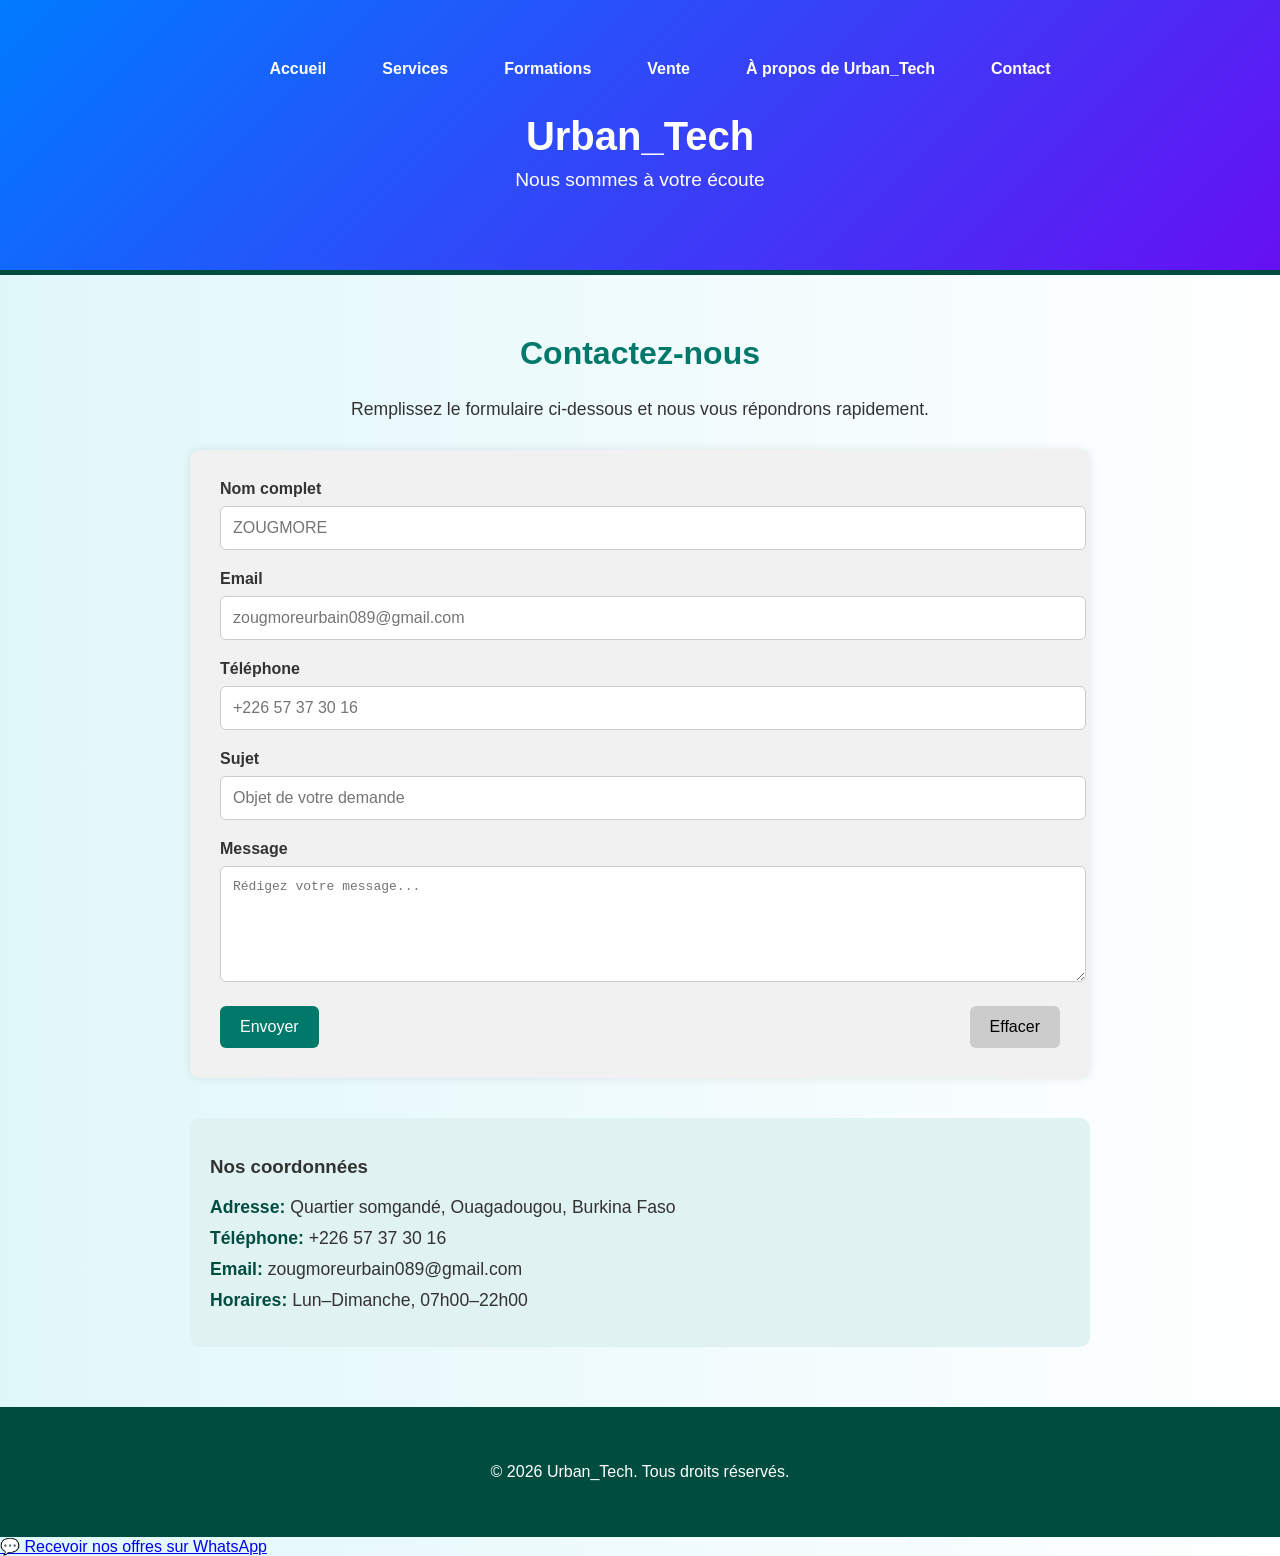
<file: contact.html>
<!DOCTYPE html>
<html lang="fr">
<head>
  <meta charset="UTF-8">
  <title>Contactez-nous — Urban_Tech</title>
  <meta name="viewport" content="width=device-width, initial-scale=1">
  <link rel="stylesheet" href="contact.css">
</head>
<body>
  <header class="site-header">
    <nav>
      <ul>
        <li><a href="index.html">Accueil</a></li>
        <li><a href="service.html">Services</a></li>
        <li><a href="formation.html">Formations</a></li>
        <li><a href="vente.html">Vente</a></li>
        <li><a href="pdg.html">À propos de Urban_Tech</a></li>
        <li><a href="contact.html">Contact</a></li>
      </ul>
    </nav>
    <div class="container">
      <h1 class="site-title">Urban_Tech</h1>
      <p class="site-subtitle">Nous sommes à votre écoute</p>
    </div>
  </header>

  <main>
    <section class="contact-section container">
      <h2>Contactez-nous</h2>
      <p class="intro">
        Remplissez le formulaire ci-dessous et nous vous répondrons rapidement.
      </p>

    
      <form
        class="contact-form"
        action="mailto:contact@monentreprise.com"
        method="post"
        enctype="text/plain"
      >
        <div class="form-row">
          <label for="name">Nom complet</label>
          <input type="text" id="name" name="Nom" placeholder="ZOUGMORE" required>
        </div>

        <div class="form-row">
          <label for="email">Email</label>
          <input type="email" id="email" name="Email" placeholder="zougmoreurbain089@gmail.com" required>
        </div>

        <div class="form-row">
          <label for="phone">Téléphone</label>
          <input type="tel" id="phone" name="Téléphone" placeholder="+226 57 37 30 16">
        </div>

        <div class="form-row">
          <label for="subject">Sujet</label>
          <input type="text" id="subject" name="Sujet" placeholder="Objet de votre demande" required>
        </div>

        <div class="form-row">
          <label for="message">Message</label>
          <textarea id="message" name="Message" rows="6" placeholder="Rédigez votre message..." required></textarea>
        </div>

        <div class="form-actions">
          <button type="submit">Envoyer</button>
          <button type="reset" class="secondary">Effacer</button>
        </div>
      </form>

      <div class="contact-infos">
        <h3>Nos coordonnées</h3>
        <ul>
          <li><strong>Adresse:</strong> Quartier somgandé, Ouagadougou, Burkina Faso</li>
          <li><strong>Téléphone:</strong> +226 57 37 30 16</li>
          <li><strong>Email:</strong> zougmoreurbain089@gmail.com</li>
          <li><strong>Horaires:</strong> Lun–Dimanche, 07h00–22h00</li>
        </ul>
      </div>
    </section>
  </main>

  <footer class="site-footer">
    <div class="container">
      <p>© <span id="year"></span> Urban_Tech. Tous droits réservés.</p>
    </div>
  </footer>

  <script>
    // Année automatique
    document.getElementById('year').textContent = new Date().getFullYear();
  </script>
  <a href="https://wa.me/22672301418?text=Bonjour%20!%20Découvrez%20nos%20nouvelles%20offres%20Urban_Tech%20ici%20:%20https://tonsite.com" target="_blank">
  💬 Recevoir nos offres sur WhatsApp
</a>

</body>
</html>
</file>
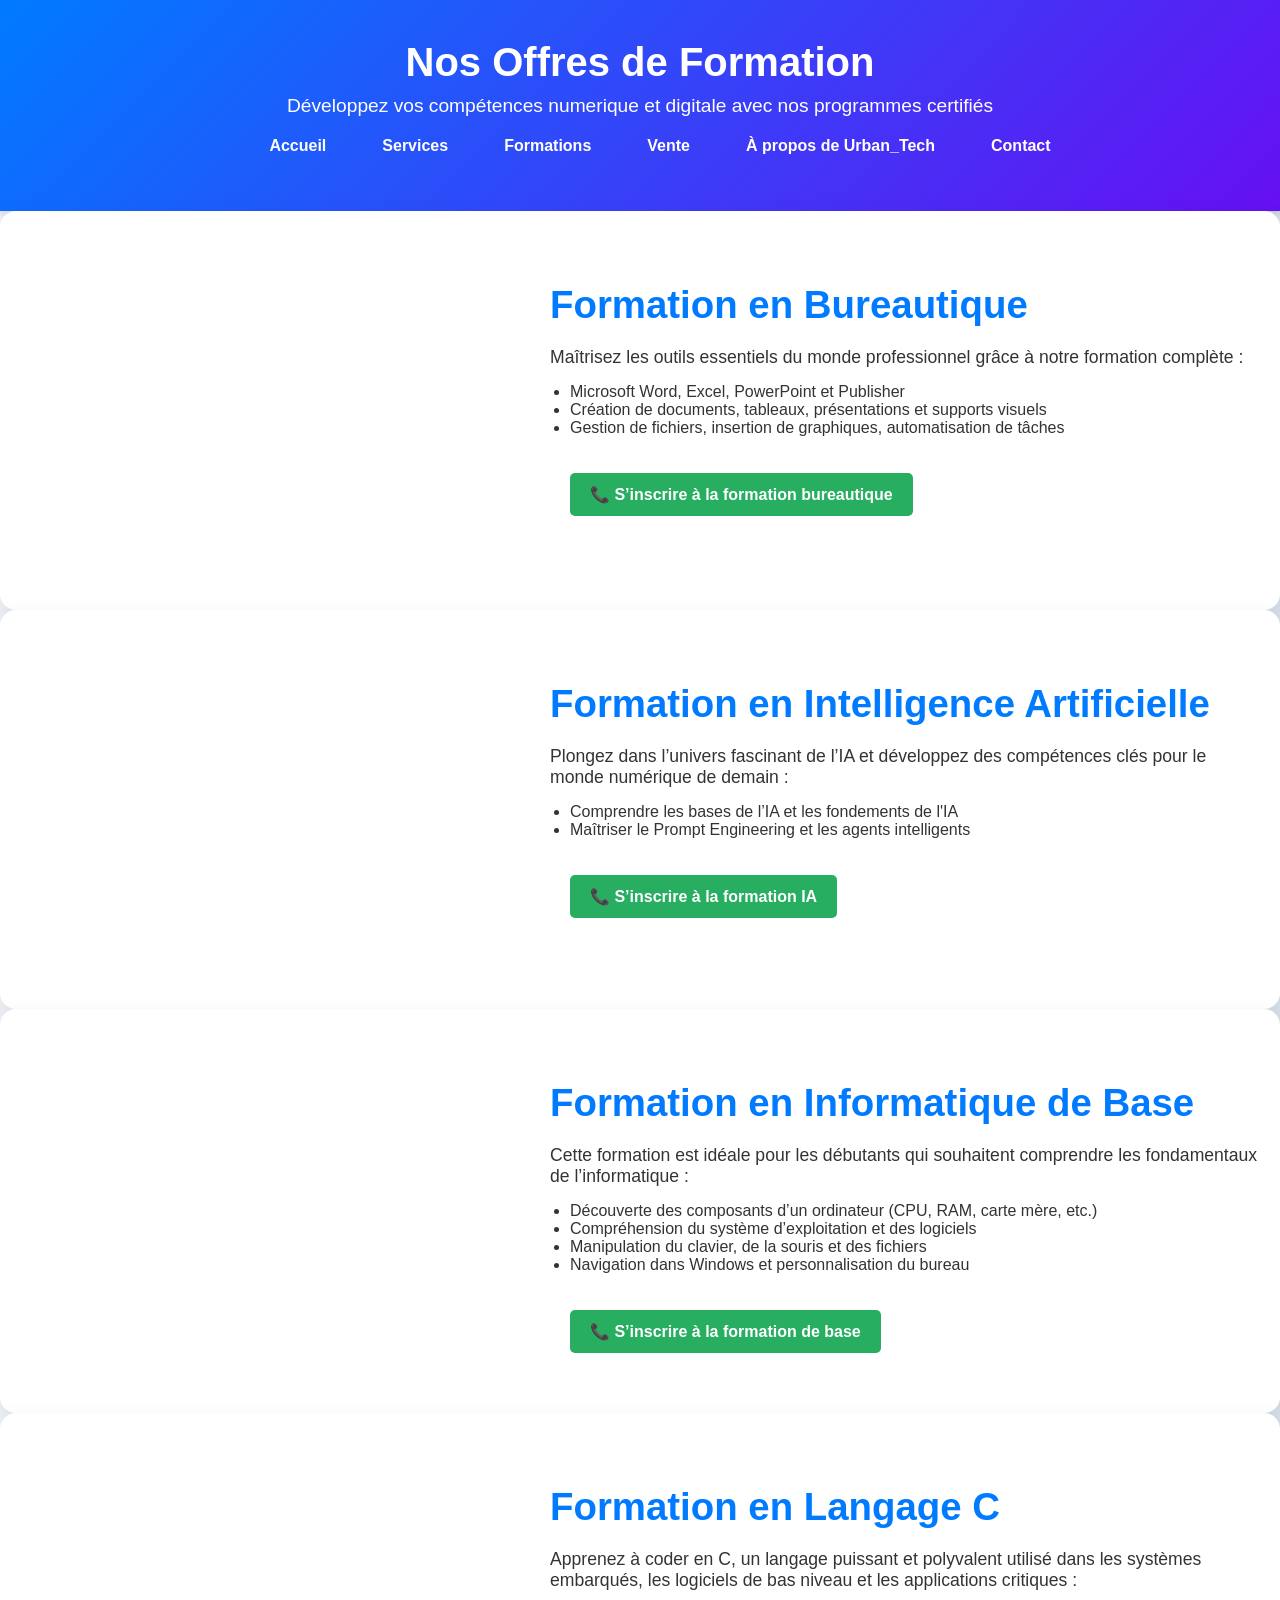
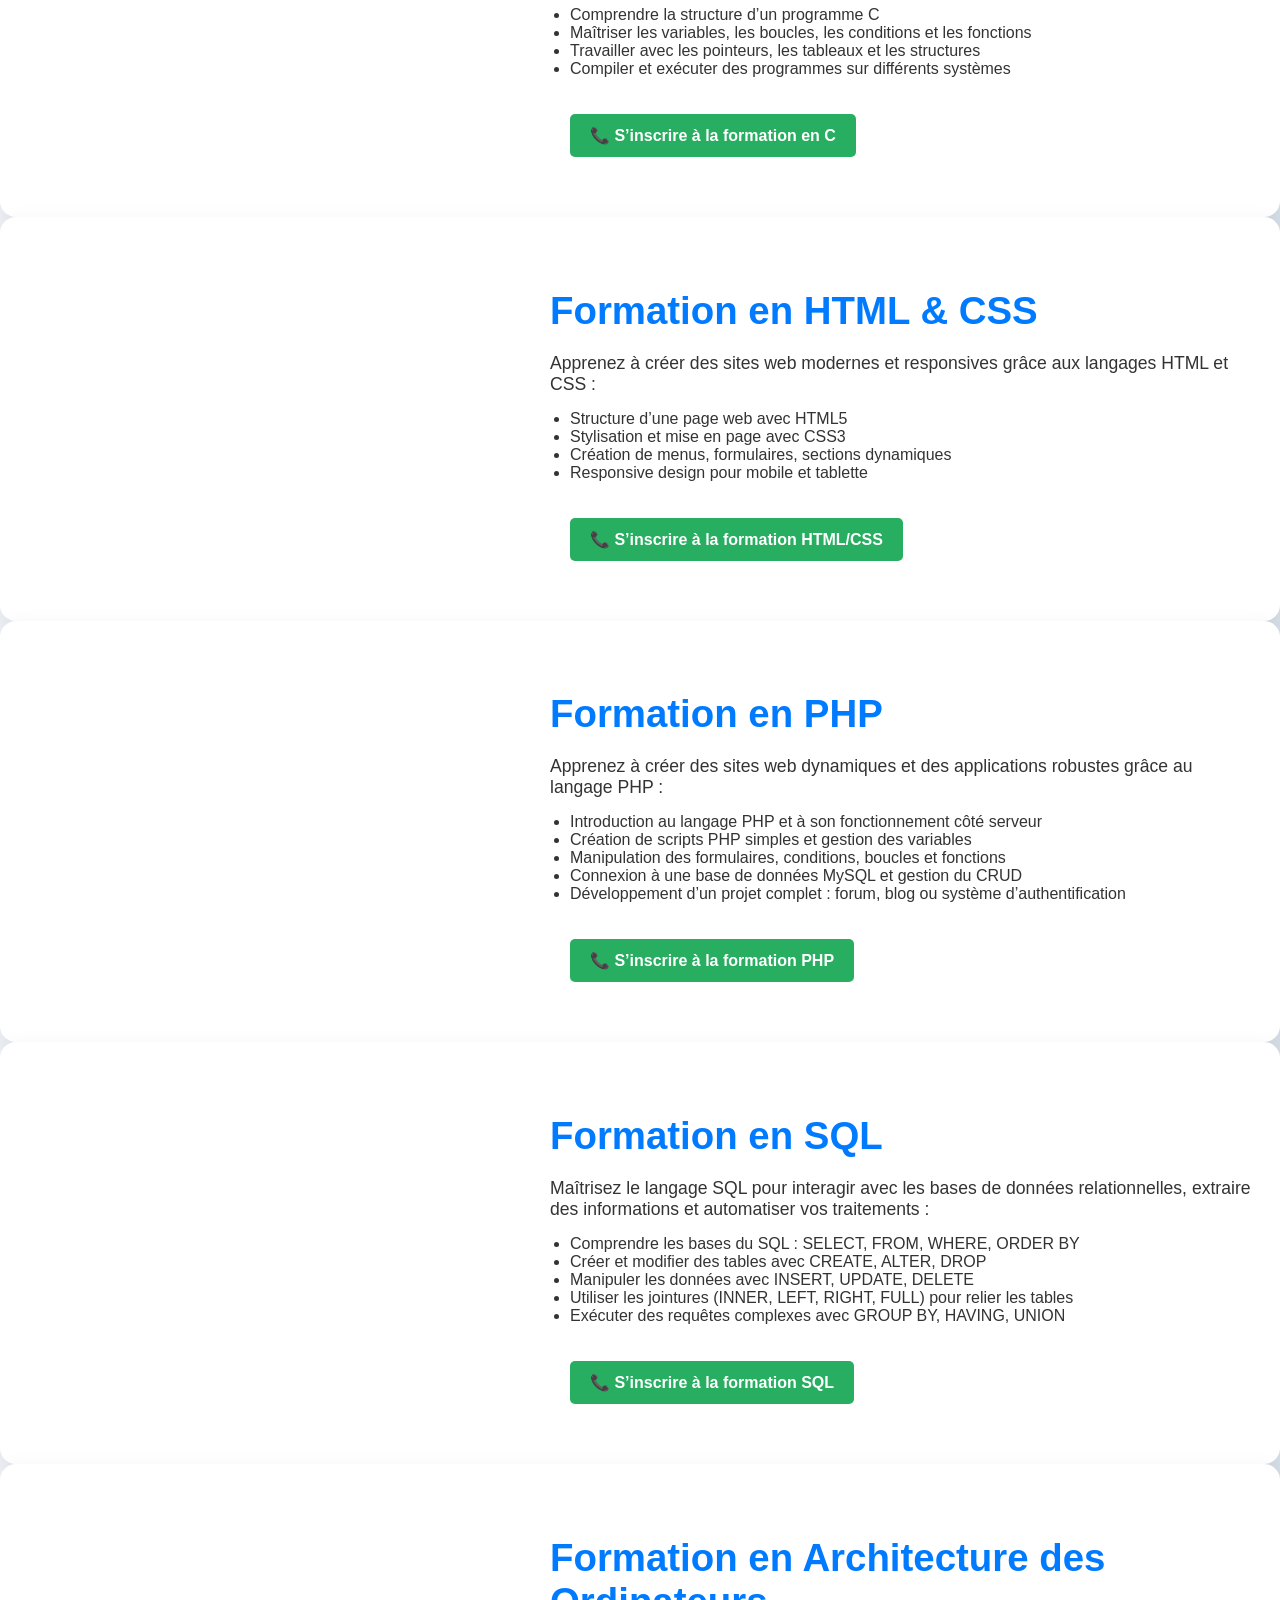
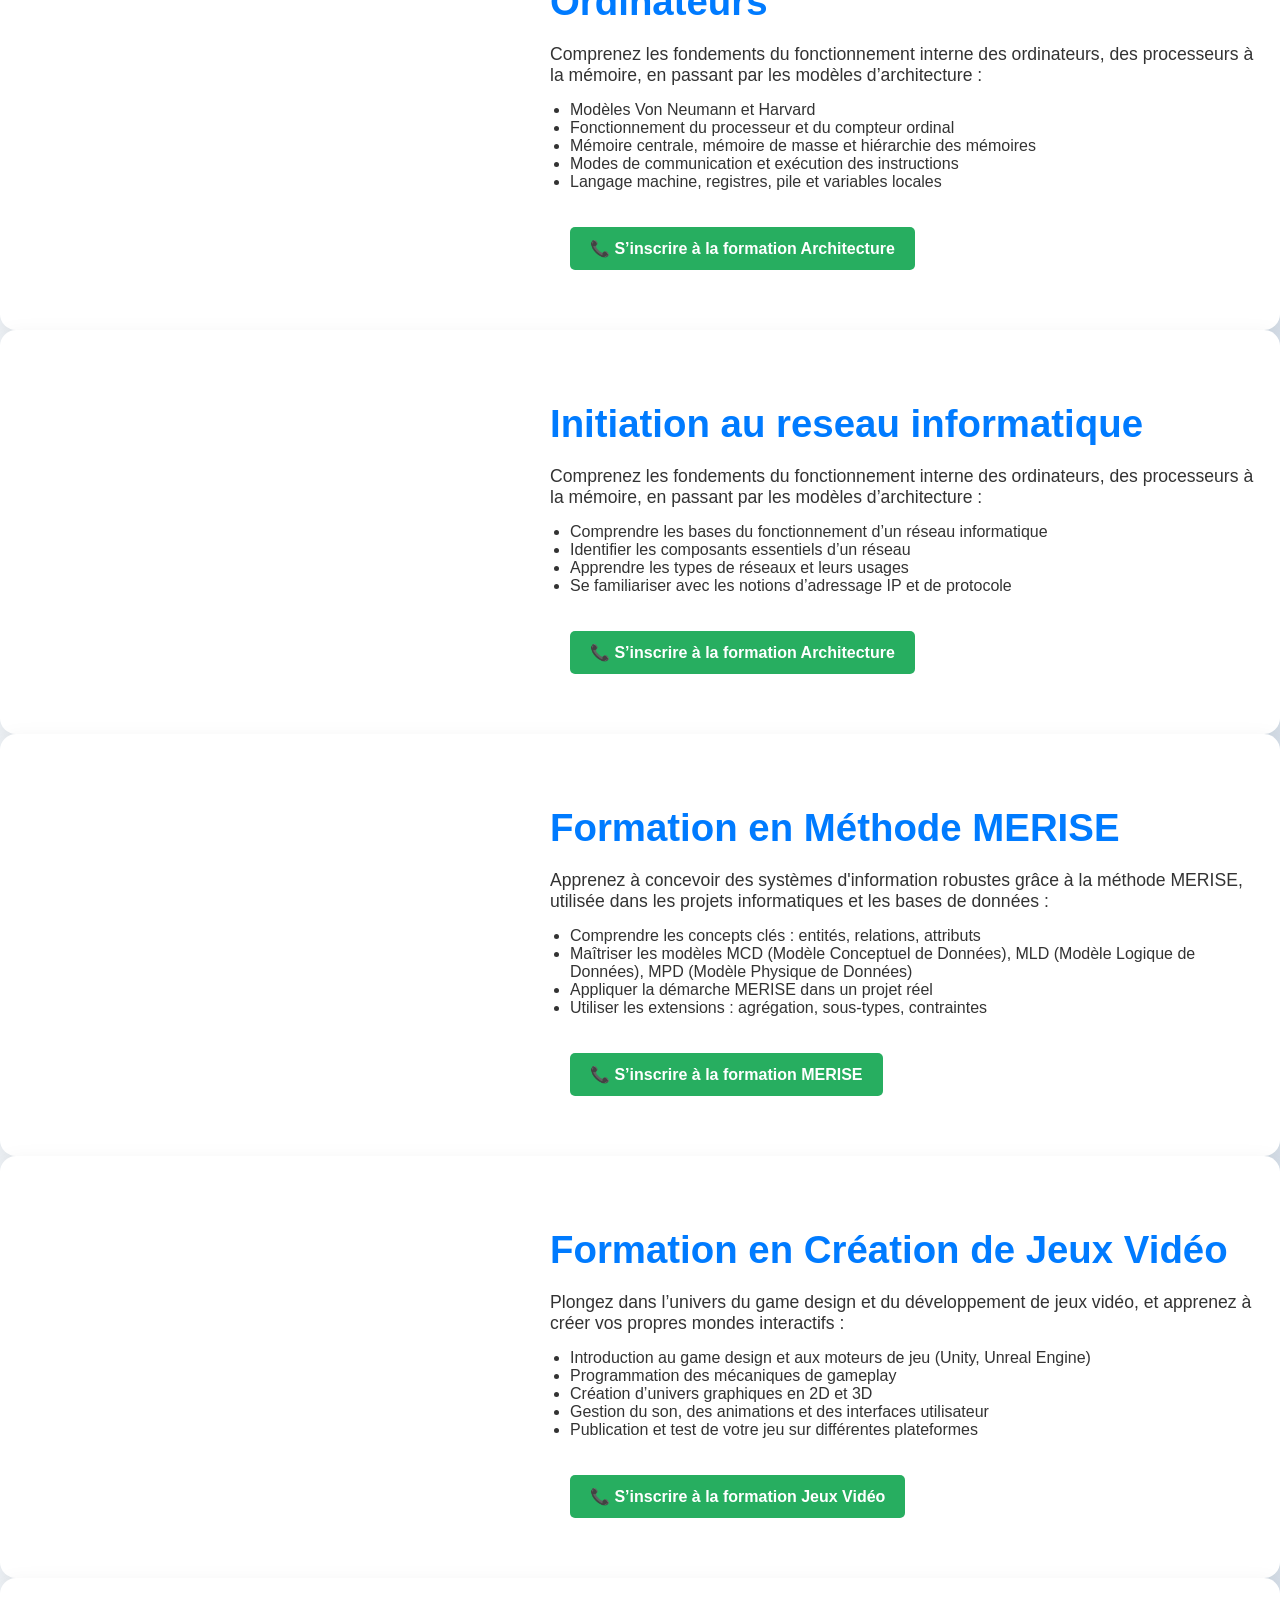
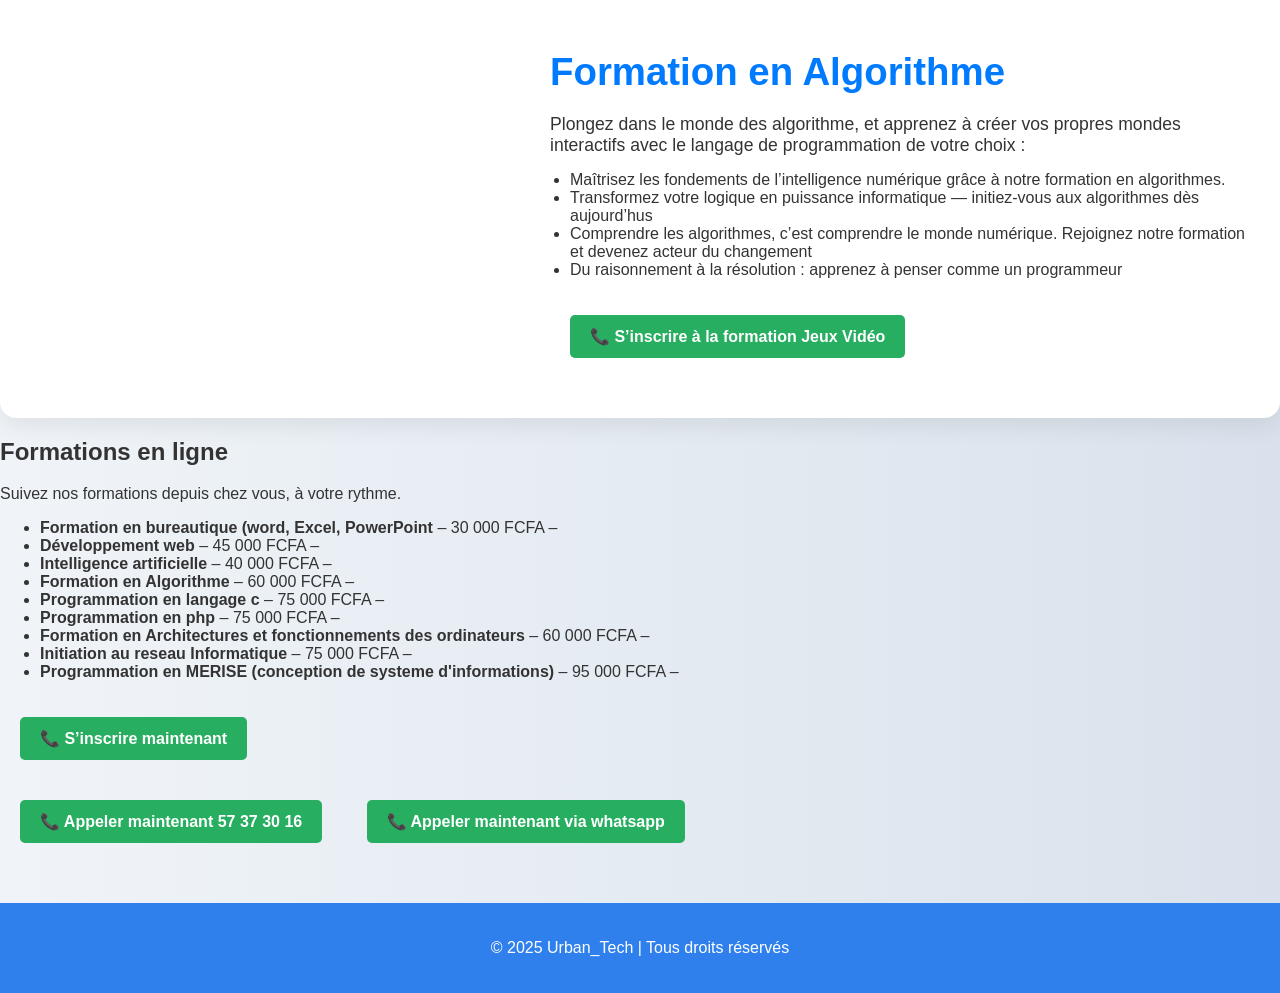
<file: formation.html>
<!DOCTYPE html>
<html lang="fr">
<head>
  <meta charset="UTF-8">
  <title>Offre de Formation</title>
  <link rel="stylesheet" href="formation.css">
</head>
<body>

  <header>
    <h1>Nos Offres de Formation</h1>
    <p>Développez vos compétences numerique et digitale avec nos programmes certifiés</p>
    <nav>
      <ul>
        <li><a href="index.html">Accueil</a></li>
        <li><a href="service.html">Services</a></li>
        <li><a href="formation.html">Formations</a></li>
        <li><a href="vente.html">Vente</a></li>
        <li><a href="pdg.html">À propos de Urban_Tech</a></li>
        <li><a href="contact.html">Contact</a></li>
      </ul>
    </nav>
  </header>

  <section id="formation-bureautique" class="formations-section">
  <div class="video-container">
    <iframe width="100%" height="315"  src="https://www.youtube.com/embed/zbZ4GYt8i_0"
      title="FORMATION WORD POUR DÉBUTANT LES BASES À ..." 
      frameborder="0" allowfullscreen></iframe>
  </div>

  <div class="text-container">
    <h2>Formation en Bureautique</h2>
    <p>Maîtrisez les outils essentiels du monde professionnel grâce à notre formation complète :</p>
    <ul>
      <li>Microsoft Word, Excel, PowerPoint et Publisher</li>
      <li>Création de documents, tableaux, présentations et supports visuels</li>
      <li>Gestion de fichiers, insertion de graphiques, automatisation de tâches</li>
    </ul>
    <a href="tel:+22657373016" class="btn-appel">📞 S’inscrire à la formation bureautique</a>
  </div>
</section>

   <section id="formation-I.A" class="formations-section">
  <div class="video-container">
    <iframe width="100% " height="315" src="https://www.youtube.com/embed/l2RTmq_hRSY"
      title="Formation Intelligence Artificielle: Comment Devenir un Expert ..." 
      frameborder="0" allowfullscreen></iframe>
  </div>

  <div class="text-container">
    <h2>Formation en Intelligence Artificielle</h2>
    <p>Plongez dans l’univers fascinant de l’IA et développez des compétences clés pour le monde numérique de demain :</p>
    <ul>
      <li>Comprendre les bases de l’IA et les fondements de l'IA</li>
      <li>Maîtriser le Prompt Engineering et les agents intelligents</li>
    </ul>
    <a href="tel:+22657373016" class="btn-appel">📞 S’inscrire à la formation IA</a>
  </div>
</section>

<section id="formation-base" class="formations-section">
  <div class="video-container">
    <iframe width="100%" height="315" src=  "https://www.youtube.com/embed/8igh9HZPUx4"
      title="The BASICS of Computing [computer course for beginners]" 
      frameborder="0" allowfullscreen></iframe>
  </div>

  <div class="text-container">
    <h2>Formation en Informatique de Base</h2>
    <p>Cette formation est idéale pour les débutants qui souhaitent comprendre les fondamentaux de l’informatique :</p>
    <ul>
      <li>Découverte des composants d’un ordinateur (CPU, RAM, carte mère, etc.)</li>
      <li>Compréhension du système d’exploitation et des logiciels</li>
      <li>Manipulation du clavier, de la souris et des fichiers</li>
      <li>Navigation dans Windows et personnalisation du bureau</li>
    </ul>
    <a href="tel:+22657373016" class="btn-appel">📞 S’inscrire à la formation de base</a>
  </div>
</section>
    
<section id="formation-c" class="formations-section">
  <div class="video-container">
    <iframe width="100%" height="315" src="https://www.youtube.com/embed/q6FcVUFM42o" 
      title="Apprendre le Langage C - Cours Complet Débutant (2025)" 
      frameborder="0" allowfullscreen></iframe>
  </div>

  <div class="text-container">
    <h2>Formation en Langage C</h2>
    <p>Apprenez à coder en C, un langage puissant et polyvalent utilisé dans les systèmes embarqués, les logiciels de bas niveau et les applications critiques :</p>
    <ul>
      <li>Comprendre la structure d’un programme C</li>
      <li>Maîtriser les variables, les boucles, les conditions et les fonctions</li>
      <li>Travailler avec les pointeurs, les tableaux et les structures</li>
      <li>Compiler et exécuter des programmes sur différents systèmes</li>
    </ul>
    <a href="tel:+22657373016" class="btn-appel">📞 S’inscrire à la formation en C</a>
  </div>
</section>
   
<section id="formation-html-css" class="formations-section">
  <div class="video-container">
    <iframe width="100%" height="315" src="https://www.youtube.com/embed/CQZxeoQeo5c" 
      title="[Cours HTML] Apprendre HTML de zéro (tuto débutant)" 
      frameborder="0" allowfullscreen></iframe>
  </div>

  <div class="text-container">
    <h2>Formation en HTML & CSS</h2>
    <p>Apprenez à créer des sites web modernes et responsives grâce aux langages HTML et CSS :</p>
    <ul>
      <li>Structure d’une page web avec HTML5</li>
      <li>Stylisation et mise en page avec CSS3</li>
      <li>Création de menus, formulaires, sections dynamiques</li>
      <li>Responsive design pour mobile et tablette</li>
    </ul>
    <a href="tel:+22657373016" class="btn-appel">📞 S’inscrire à la formation HTML/CSS</a>
  </div>
</section>
    
  <section id="formation-php" class="formations-section">
  <div class="video-container">
    <iframe width="100%" height="315"  src="https://www.youtube.com/embed/Mz57ncVpHaM"
      title="Formation PHP pour débutant - 01 - Introduction" 
      frameborder="0" allowfullscreen></iframe>
  </div>

  <div class="text-container">
    <h2>Formation en PHP</h2>
    <p>Apprenez à créer des sites web dynamiques et des applications robustes grâce au langage PHP :</p>
    <ul>
      <li>Introduction au langage PHP et à son fonctionnement côté serveur</li>
      <li>Création de scripts PHP simples et gestion des variables</li>
      <li>Manipulation des formulaires, conditions, boucles et fonctions</li>
      <li>Connexion à une base de données MySQL et gestion du CRUD</li>
      <li>Développement d’un projet complet : forum, blog ou système d’authentification</li>
    </ul>
    <a href="tel:+22657373016" class="btn-appel">📞 S’inscrire à la formation PHP</a>
  </div>
</section>
  
<section id="formation-sql" class="formations-section">
  <div class="video-container">
    <iframe width="100%" height="315"  src="https://www.youtube.com/embed/WolMLUXs_mY" 
      title="Apprendre SQL pour Débutant - Tutoriel SQL COMPLET" 
      frameborder="0" allowfullscreen></iframe>
  </div>

  <div class="text-container">
    <h2>Formation en SQL</h2>
    <p>Maîtrisez le langage SQL pour interagir avec les bases de données relationnelles, extraire des informations et automatiser vos traitements :</p>
    <ul>
      <li>Comprendre les bases du SQL : SELECT, FROM, WHERE, ORDER BY</li>
      <li>Créer et modifier des tables avec CREATE, ALTER, DROP</li>
      <li>Manipuler les données avec INSERT, UPDATE, DELETE</li>
      <li>Utiliser les jointures (INNER, LEFT, RIGHT, FULL) pour relier les tables</li>
      <li>Exécuter des requêtes complexes avec GROUP BY, HAVING, UNION</li>
    </ul>
    <a href="tel:+22657373016" class="btn-appel">📞 S’inscrire à la formation SQL</a>
  </div>
</section>
  
<section id="formation-architecture" class="formations-section">
  <div class="video-container">
    <iframe width="100%" height="315" src="https://www.youtube.com/embed/o-AZCrc84Tc" 
      title="03-Cours Architecture des ordinateurs-Partie 1" 
      frameborder="0" allowfullscreen></iframe>
  </div>

  <div class="text-container">
    <h2>Formation en Architecture des Ordinateurs</h2>
    <p>Comprenez les fondements du fonctionnement interne des ordinateurs, des processeurs à la mémoire, en passant par les modèles d’architecture :</p>
    <ul>
      <li>Modèles Von Neumann et Harvard</li>
      <li>Fonctionnement du processeur et du compteur ordinal</li>
      <li>Mémoire centrale, mémoire de masse et hiérarchie des mémoires</li>
      <li>Modes de communication et exécution des instructions</li>
      <li>Langage machine, registres, pile et variables locales</li>
    </ul>
    <a href="tel:+22657373016" class="btn-appel">📞 S’inscrire à la formation Architecture</a>
  </div>
</section>

<section id="formation-Reseau informatique" class="formations-section">
  <div class="video-container">
    <iframe width="100%" height="315" src=   "https://www.youtube.com/embed/5XTrp2PlBYw " 
      title="03-Cours Reseau informatique-Partie 1" 
      frameborder="0" allowfullscreen></iframe>
  </div>

  <div class="text-container">
    <h2>Initiation au reseau informatique</h2>
    <p>Comprenez les fondements du fonctionnement interne des ordinateurs, des processeurs à la mémoire, en passant par les modèles d’architecture :</p>
    <ul>
      <li>Comprendre les bases du fonctionnement d’un réseau informatique</li>
    <li>Identifier les composants essentiels d’un réseau</li>
    <li>Apprendre les types de réseaux et leurs usages</li>
    <li>Se familiariser avec les notions d’adressage IP et de protocole</li>
    </ul>
    <a href="tel:+22657373016" class="btn-appel">📞 S’inscrire à la formation Architecture</a>
  </div>
</section>
  
  <section id="formation-merise" class="formations-section">
  <div class="video-container">
    <iframe width="100%" height="315"  src="https://www.youtube.com/embed/2FMl28hPMwM" 

      title="Merise #01 : Introduction à la méthode Merise" 
      frameborder="0" allowfullscreen></iframe>
  </div>

  <div class="text-container">
    <h2>Formation en Méthode MERISE</h2>
    <p>Apprenez à concevoir des systèmes d'information robustes grâce à la méthode MERISE, utilisée dans les projets informatiques et les bases de données :</p>
    <ul>
      <li>Comprendre les concepts clés : entités, relations, attributs</li>
      <li>Maîtriser les modèles MCD (Modèle Conceptuel de Données), MLD (Modèle Logique de Données), MPD (Modèle Physique de Données)</li>
      <li>Appliquer la démarche MERISE dans un projet réel</li>
      <li>Utiliser les extensions : agrégation, sous-types, contraintes</li>
    </ul>
    <a href="tel:+22657373016" class="btn-appel">📞 S’inscrire à la formation MERISE</a>
  </div>
</section>

<section id="formation-jeux-video" class="formations-section">
  <div class="video-container">
    <iframe width="100%" height="315" src="https://www.youtube.com/embed/JnxqcitQipY" 
      title="Apprendre à créer un jeu vidéo avec cette formation GAME ..." 
      frameborder="0" allowfullscreen></iframe>
  </div>

  <div class="text-container">
    <h2>Formation en Création de Jeux Vidéo</h2>
    <p>Plongez dans l’univers du game design et du développement de jeux vidéo, et apprenez à créer vos propres mondes interactifs :</p>
    <ul>
      <li>Introduction au game design et aux moteurs de jeu (Unity, Unreal Engine)</li>
      <li>Programmation des mécaniques de gameplay</li>
      <li>Création d’univers graphiques en 2D et 3D</li>
      <li>Gestion du son, des animations et des interfaces utilisateur</li>
      <li>Publication et test de votre jeu sur différentes plateformes</li>
    </ul>
    <a href="tel:+22657373016" class="btn-appel">📞 S’inscrire à la formation Jeux Vidéo</a>
  </div>
</section>
<section id="formation-Algorithme" class="formations-section">
  <div class="video-container">
    <iframe width="100%" height="315" src=   "https://www.youtube.com/embed/kk6YbA5I-Iw"
      title="Apprendre à concevoir des Algorithme..." 
      frameborder="0" allowfullscreen></iframe>
  </div>

  <div class="text-container">
    <h2>Formation en Algorithme</h2>
    <p>Plongez dans le monde des algorithme, et apprenez à créer vos propres mondes interactifs avec le langage de programmation de votre choix :</p>
    <ul>
      <li> Maîtrisez les fondements de l’intelligence numérique grâce à notre formation en algorithmes. </li>
      <li>  Transformez votre logique en puissance informatique — initiez-vous aux algorithmes dès aujourd’hus  </li>
      <li>  Comprendre les algorithmes, c’est comprendre le monde numérique. Rejoignez notre formation et devenez acteur du changement  </li>
      <li>  Du raisonnement à la résolution : apprenez à penser comme un programmeur </li>
    </ul>
    <a href="tel:+22657373016" class="btn-appel">📞 S’inscrire à la formation Jeux Vidéo</a>
  </div>
</section>
<section id="formations-en-ligne">
  <h2>Formations en ligne</h2>
  <p>Suivez nos formations depuis chez vous, à votre rythme.</p>
  <ul>
    <li><strong>Formation en bureautique (word, Excel, PowerPoint</strong> – 30 000 FCFA – </li>
    <li><strong>Développement web</strong> – 45 000 FCFA – </li>
    <li><strong>Intelligence artificielle</strong> – 40 000 FCFA – </li>
     <li><strong>Formation en Algorithme</strong> – 60 000 FCFA – </li>
    <li><strong>Programmation en langage c</strong> – 75 000 FCFA – </li>
    <li><strong>Programmation en php</strong> – 75 000 FCFA – </li>
    <li><strong>Formation en Architectures et fonctionnements des ordinateurs</strong> – 60 000 FCFA – </li>
    <li><strong>Initiation au reseau Informatique</strong> – 75 000 FCFA – </li>
    <li><strong>Programmation en MERISE (conception de systeme d'informations)</strong> – 95 000 FCFA – </li>


  </ul>
  <a href="tel:+22657373016" class="btn-appel">📞 S’inscrire maintenant</a>
</section>

 
 
<a href="tel:+226 57373016" class="btn-appel">📞 Appeler maintenant 57 37 30 16</a>
    <a href="tel:+22657373016" class="btn-appel">📞 Appeler maintenant via whatsapp </a>
  <footer>
    <p>&copy; 2025 Urban_Tech | Tous droits réservés</p>
  </footer>

</body>
</html>
</file>
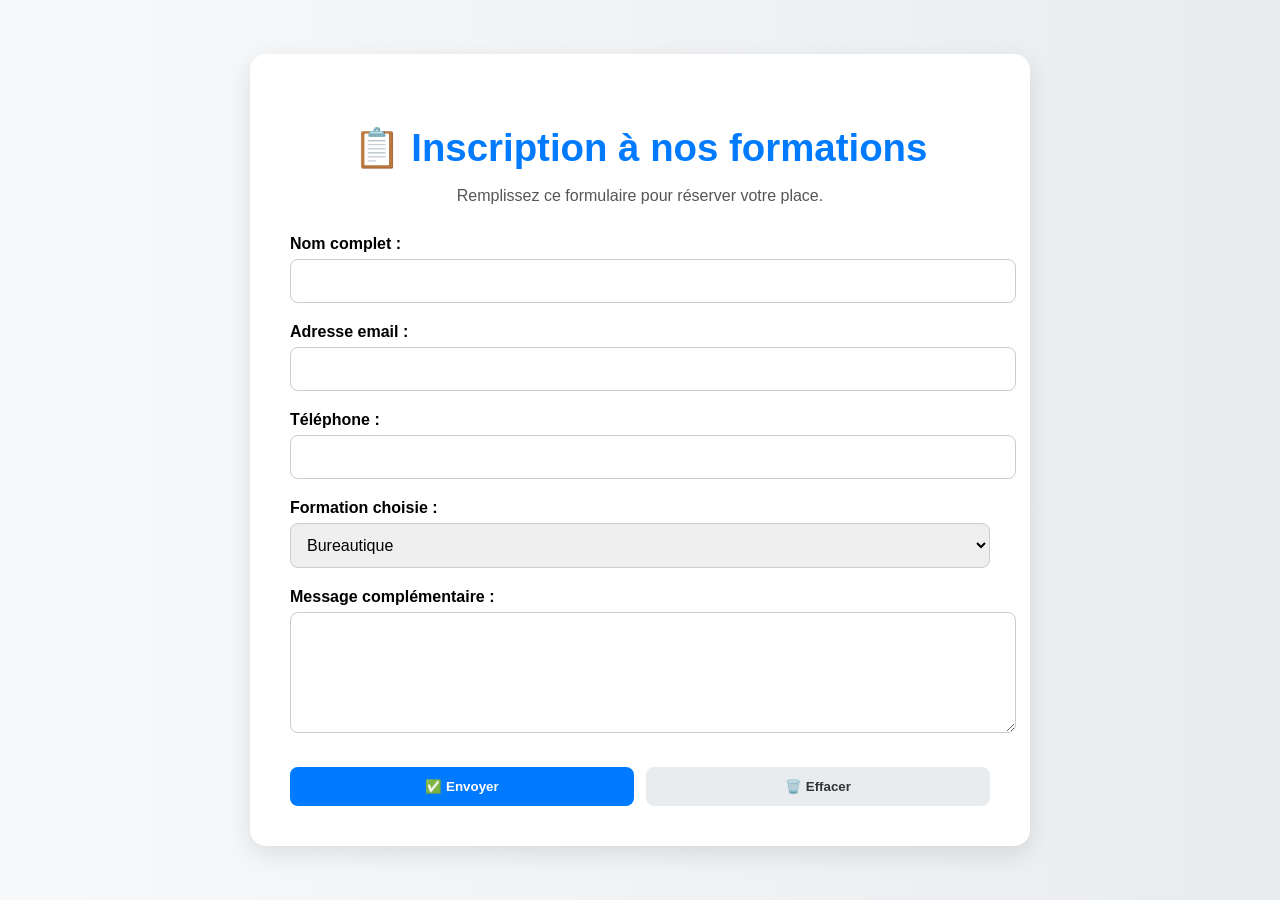
<file: inscription.html>
<!DOCTYPE html>
<html lang="fr">
<head>
  <meta charset="UTF-8">
  <title>Inscription | Urban_Tech</title>
  <meta name="viewport" content="width=device-width, initial-scale=1.0">
  <link rel="stylesheet" href="inscription.css">
</head>
<body>
  <section class="slide">
    <div class="container">
      <h1>📋 Inscription à nos formations</h1>
      <p>Remplissez ce formulaire pour réserver votre place.</p>

      <form action="mailto:contact@tonentreprise.com" method="post" enctype="text/plain">
        <label for="nom">Nom complet :</label>
        <input type="text" id="nom" name="Nom" required>

        <label for="email">Adresse email :</label>
        <input type="email" id="email" name="Email" required>

        <label for="telephone">Téléphone :</label>
        <input type="tel" id="telephone" name="Téléphone" required>

        <label for="formation">Formation choisie :</label>
        <select id="formation" name="Formation">
          <option value="Bureautique">Bureautique</option>
          <option value="Informatique de base">Informatique de base</option>
          <option value="Intelligence artificielle">Programmation c</option>
          <option value="Bureautique">HTML+CSS</option>
          <option value="Informatique de base">PHP</option>
          <option value="Intelligence artificielle">My SQL</option>
        </select>

        <label for="message">Message complémentaire :</label>
        <textarea id="message" name="Message" rows="5"></textarea>

        <div class="actions">
          <button type="submit">✅ Envoyer</button>
          <button type="reset" class="reset">🗑️ Effacer</button>
        </div>
      </form>
    </div>
  </section>
</body>
</html>
</file>
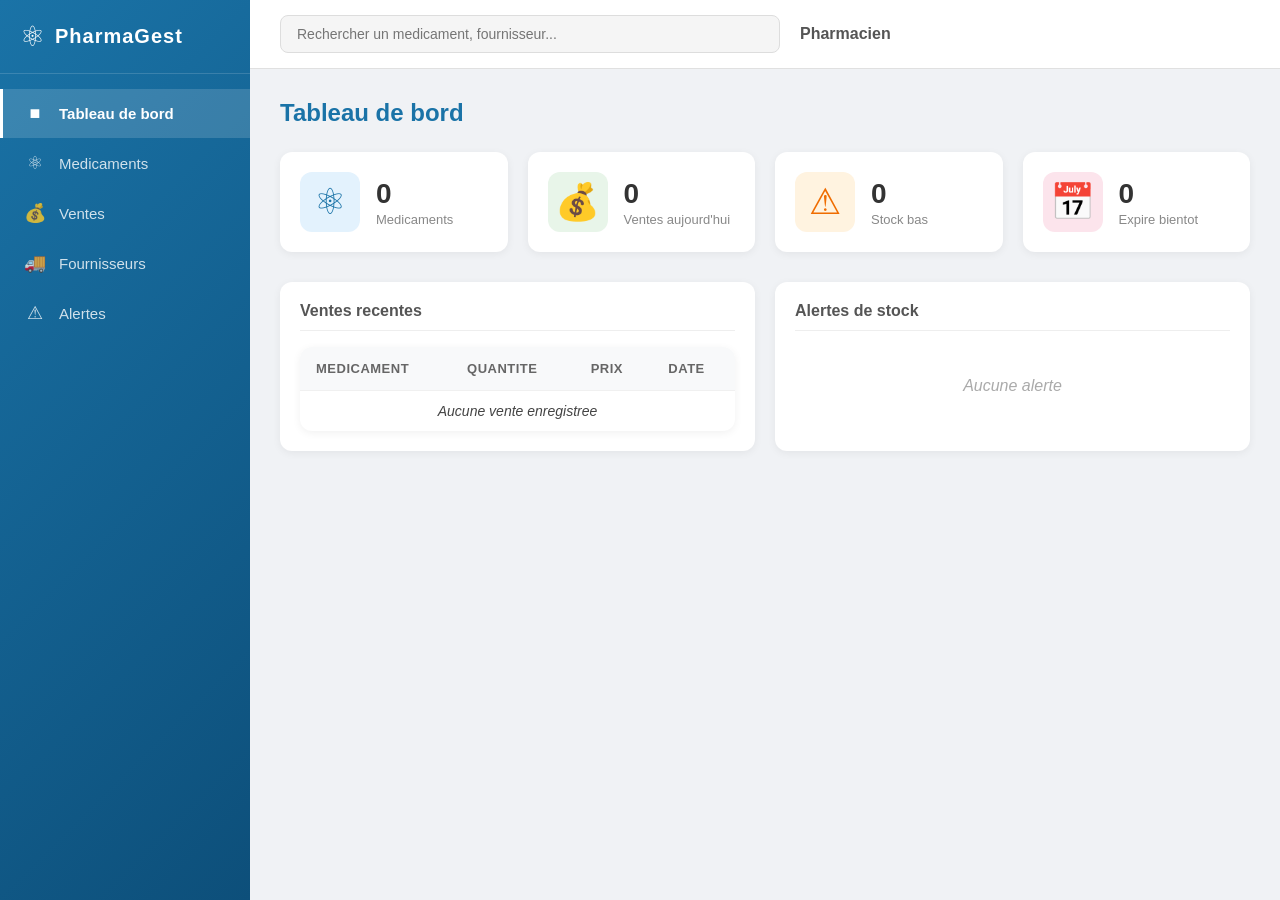
<file: pharmacie.html>
<!DOCTYPE html>
<html lang="fr">
<head>
    <meta charset="UTF-8">
    <meta name="viewport" content="width=device-width, initial-scale=1.0">
    <title>PharmaGest - Gestion de Pharmacie</title>
    <link rel="stylesheet" href="pharmacie.css">
</head>
<body>
    <!-- Sidebar -->
    <aside class="sidebar" id="sidebar">
        <div class="sidebar-header">
            <span class="logo-icon">&#9883;</span>
            <h2>PharmaGest</h2>
        </div>
        <nav class="sidebar-nav">
            <a href="#" class="nav-link active" data-section="dashboard">
                <span class="nav-icon">&#9632;</span> Tableau de bord
            </a>
            <a href="#" class="nav-link" data-section="medicaments">
                <span class="nav-icon">&#9883;</span> Medicaments
            </a>
            <a href="#" class="nav-link" data-section="ventes">
                <span class="nav-icon">&#128176;</span> Ventes
            </a>
            <a href="#" class="nav-link" data-section="fournisseurs">
                <span class="nav-icon">&#128666;</span> Fournisseurs
            </a>
            <a href="#" class="nav-link" data-section="alertes">
                <span class="nav-icon">&#9888;</span> Alertes
            </a>
        </nav>
    </aside>

    <!-- Main Content -->
    <main class="main-content">
        <!-- Top Bar -->
        <header class="topbar">
            <button class="menu-toggle" id="menuToggle">&#9776;</button>
            <div class="search-bar">
                <input type="text" id="globalSearch" placeholder="Rechercher un medicament, fournisseur...">
            </div>
            <div class="topbar-right">
                <span class="user-name">Pharmacien</span>
            </div>
        </header>

        <!-- Dashboard Section -->
        <section class="content-section active" id="section-dashboard">
            <h1>Tableau de bord</h1>
            <div class="stats-grid">
                <div class="stat-card stat-blue">
                    <div class="stat-icon">&#9883;</div>
                    <div class="stat-info">
                        <span class="stat-number" id="totalMedicaments">0</span>
                        <span class="stat-label">Medicaments</span>
                    </div>
                </div>
                <div class="stat-card stat-green">
                    <div class="stat-icon">&#128176;</div>
                    <div class="stat-info">
                        <span class="stat-number" id="totalVentes">0</span>
                        <span class="stat-label">Ventes aujourd'hui</span>
                    </div>
                </div>
                <div class="stat-card stat-orange">
                    <div class="stat-icon">&#9888;</div>
                    <div class="stat-info">
                        <span class="stat-number" id="stockBas">0</span>
                        <span class="stat-label">Stock bas</span>
                    </div>
                </div>
                <div class="stat-card stat-red">
                    <div class="stat-icon">&#128197;</div>
                    <div class="stat-info">
                        <span class="stat-number" id="expireSoon">0</span>
                        <span class="stat-label">Expire bientot</span>
                    </div>
                </div>
            </div>

            <div class="dashboard-grid">
                <div class="card">
                    <h3>Ventes recentes</h3>
                    <table class="data-table">
                        <thead>
                            <tr>
                                <th>Medicament</th>
                                <th>Quantite</th>
                                <th>Prix</th>
                                <th>Date</th>
                            </tr>
                        </thead>
                        <tbody id="recentSalesBody">
                            <tr><td colspan="4" class="empty-msg">Aucune vente enregistree</td></tr>
                        </tbody>
                    </table>
                </div>
                <div class="card">
                    <h3>Alertes de stock</h3>
                    <div id="dashboardAlerts" class="alert-list">
                        <p class="empty-msg">Aucune alerte</p>
                    </div>
                </div>
            </div>
        </section>

        <!-- Medicaments Section -->
        <section class="content-section" id="section-medicaments">
            <div class="section-header">
                <h1>Medicaments</h1>
                <button class="btn btn-primary" id="btnAddMed">+ Ajouter un medicament</button>
            </div>

            <div class="filters-bar">
                <input type="text" id="searchMed" placeholder="Rechercher par nom...">
                <select id="filterCategory">
                    <option value="">Toutes les categories</option>
                    <option value="Analgesique">Analgesique</option>
                    <option value="Antibiotique">Antibiotique</option>
                    <option value="Anti-inflammatoire">Anti-inflammatoire</option>
                    <option value="Antipaludeen">Antipaludeen</option>
                    <option value="Vitamine">Vitamine</option>
                    <option value="Sirop">Sirop</option>
                    <option value="Autre">Autre</option>
                </select>
            </div>

            <table class="data-table" id="medicamentsTable">
                <thead>
                    <tr>
                        <th>Nom</th>
                        <th>Categorie</th>
                        <th>Prix (FCFA)</th>
                        <th>Stock</th>
                        <th>Fournisseur</th>
                        <th>Expiration</th>
                        <th>Actions</th>
                    </tr>
                </thead>
                <tbody id="medicamentsBody">
                    <tr><td colspan="7" class="empty-msg">Aucun medicament enregistre</td></tr>
                </tbody>
            </table>
        </section>

        <!-- Ventes Section -->
        <section class="content-section" id="section-ventes">
            <div class="section-header">
                <h1>Ventes</h1>
                <button class="btn btn-primary" id="btnAddSale">+ Nouvelle vente</button>
            </div>

            <div class="filters-bar">
                <input type="date" id="filterDateStart" title="Date debut">
                <input type="date" id="filterDateEnd" title="Date fin">
                <button class="btn btn-secondary" id="btnFilterSales">Filtrer</button>
            </div>

            <div class="sales-summary">
                <div class="summary-item">
                    <span class="summary-label">Total des ventes:</span>
                    <span class="summary-value" id="salesTotalAmount">0 FCFA</span>
                </div>
                <div class="summary-item">
                    <span class="summary-label">Nombre de ventes:</span>
                    <span class="summary-value" id="salesCount">0</span>
                </div>
            </div>

            <table class="data-table">
                <thead>
                    <tr>
                        <th>N&deg;</th>
                        <th>Medicament</th>
                        <th>Quantite</th>
                        <th>Prix unitaire</th>
                        <th>Total</th>
                        <th>Client</th>
                        <th>Date</th>
                        <th>Actions</th>
                    </tr>
                </thead>
                <tbody id="ventesBody">
                    <tr><td colspan="8" class="empty-msg">Aucune vente enregistree</td></tr>
                </tbody>
            </table>
        </section>

        <!-- Fournisseurs Section -->
        <section class="content-section" id="section-fournisseurs">
            <div class="section-header">
                <h1>Fournisseurs</h1>
                <button class="btn btn-primary" id="btnAddSupplier">+ Ajouter un fournisseur</button>
            </div>

            <table class="data-table">
                <thead>
                    <tr>
                        <th>Nom</th>
                        <th>Telephone</th>
                        <th>Email</th>
                        <th>Adresse</th>
                        <th>Actions</th>
                    </tr>
                </thead>
                <tbody id="fournisseursBody">
                    <tr><td colspan="5" class="empty-msg">Aucun fournisseur enregistre</td></tr>
                </tbody>
            </table>
        </section>

        <!-- Alertes Section -->
        <section class="content-section" id="section-alertes">
            <h1>Alertes</h1>
            <div class="alerts-container" id="alertesContainer">
                <p class="empty-msg">Aucune alerte</p>
            </div>
        </section>
    </main>

    <!-- Modal: Add/Edit Medicament -->
    <div class="modal-overlay" id="modalMed">
        <div class="modal">
            <div class="modal-header">
                <h2 id="modalMedTitle">Ajouter un medicament</h2>
                <button class="modal-close" id="closeModalMed">&times;</button>
            </div>
            <form id="formMed" class="modal-form">
                <input type="hidden" id="medId">
                <div class="form-group">
                    <label for="medNom">Nom du medicament *</label>
                    <input type="text" id="medNom" required>
                </div>
                <div class="form-row">
                    <div class="form-group">
                        <label for="medCategorie">Categorie *</label>
                        <select id="medCategorie" required>
                            <option value="">Choisir...</option>
                            <option value="Analgesique">Analgesique</option>
                            <option value="Antibiotique">Antibiotique</option>
                            <option value="Anti-inflammatoire">Anti-inflammatoire</option>
                            <option value="Antipaludeen">Antipaludeen</option>
                            <option value="Vitamine">Vitamine</option>
                            <option value="Sirop">Sirop</option>
                            <option value="Autre">Autre</option>
                        </select>
                    </div>
                    <div class="form-group">
                        <label for="medPrix">Prix (FCFA) *</label>
                        <input type="number" id="medPrix" min="0" required>
                    </div>
                </div>
                <div class="form-row">
                    <div class="form-group">
                        <label for="medStock">Quantite en stock *</label>
                        <input type="number" id="medStock" min="0" required>
                    </div>
                    <div class="form-group">
                        <label for="medStockMin">Stock minimum</label>
                        <input type="number" id="medStockMin" min="0" value="10">
                    </div>
                </div>
                <div class="form-row">
                    <div class="form-group">
                        <label for="medFournisseur">Fournisseur</label>
                        <select id="medFournisseur">
                            <option value="">Aucun</option>
                        </select>
                    </div>
                    <div class="form-group">
                        <label for="medExpiration">Date d'expiration *</label>
                        <input type="date" id="medExpiration" required>
                    </div>
                </div>
                <div class="form-group">
                    <label for="medDescription">Description</label>
                    <textarea id="medDescription" rows="3"></textarea>
                </div>
                <div class="form-actions">
                    <button type="button" class="btn btn-secondary" id="cancelMed">Annuler</button>
                    <button type="submit" class="btn btn-primary">Enregistrer</button>
                </div>
            </form>
        </div>
    </div>

    <!-- Modal: New Sale -->
    <div class="modal-overlay" id="modalSale">
        <div class="modal">
            <div class="modal-header">
                <h2>Nouvelle vente</h2>
                <button class="modal-close" id="closeModalSale">&times;</button>
            </div>
            <form id="formSale" class="modal-form">
                <div class="form-group">
                    <label for="saleMed">Medicament *</label>
                    <select id="saleMed" required>
                        <option value="">Choisir un medicament...</option>
                    </select>
                </div>
                <div class="form-group">
                    <label>Stock disponible: <span id="saleStockInfo">-</span></label>
                </div>
                <div class="form-row">
                    <div class="form-group">
                        <label for="saleQty">Quantite *</label>
                        <input type="number" id="saleQty" min="1" required>
                    </div>
                    <div class="form-group">
                        <label for="salePrixUnit">Prix unitaire (FCFA)</label>
                        <input type="number" id="salePrixUnit" readonly>
                    </div>
                </div>
                <div class="form-group">
                    <label>Total: <strong id="saleTotal">0 FCFA</strong></label>
                </div>
                <div class="form-group">
                    <label for="saleClient">Nom du client</label>
                    <input type="text" id="saleClient" placeholder="Client anonyme">
                </div>
                <div class="form-actions">
                    <button type="button" class="btn btn-secondary" id="cancelSale">Annuler</button>
                    <button type="submit" class="btn btn-primary">Valider la vente</button>
                </div>
            </form>
        </div>
    </div>

    <!-- Modal: Add Supplier -->
    <div class="modal-overlay" id="modalSupplier">
        <div class="modal">
            <div class="modal-header">
                <h2 id="modalSupplierTitle">Ajouter un fournisseur</h2>
                <button class="modal-close" id="closeModalSupplier">&times;</button>
            </div>
            <form id="formSupplier" class="modal-form">
                <input type="hidden" id="supplierId">
                <div class="form-group">
                    <label for="supplierNom">Nom *</label>
                    <input type="text" id="supplierNom" required>
                </div>
                <div class="form-row">
                    <div class="form-group">
                        <label for="supplierTel">Telephone *</label>
                        <input type="tel" id="supplierTel" required>
                    </div>
                    <div class="form-group">
                        <label for="supplierEmail">Email</label>
                        <input type="email" id="supplierEmail">
                    </div>
                </div>
                <div class="form-group">
                    <label for="supplierAdresse">Adresse</label>
                    <input type="text" id="supplierAdresse">
                </div>
                <div class="form-actions">
                    <button type="button" class="btn btn-secondary" id="cancelSupplier">Annuler</button>
                    <button type="submit" class="btn btn-primary">Enregistrer</button>
                </div>
            </form>
        </div>
    </div>

    <!-- Toast notification -->
    <div class="toast" id="toast"></div>

    <script src="pharmacie.js"></script>
</body>
</html>
</file>
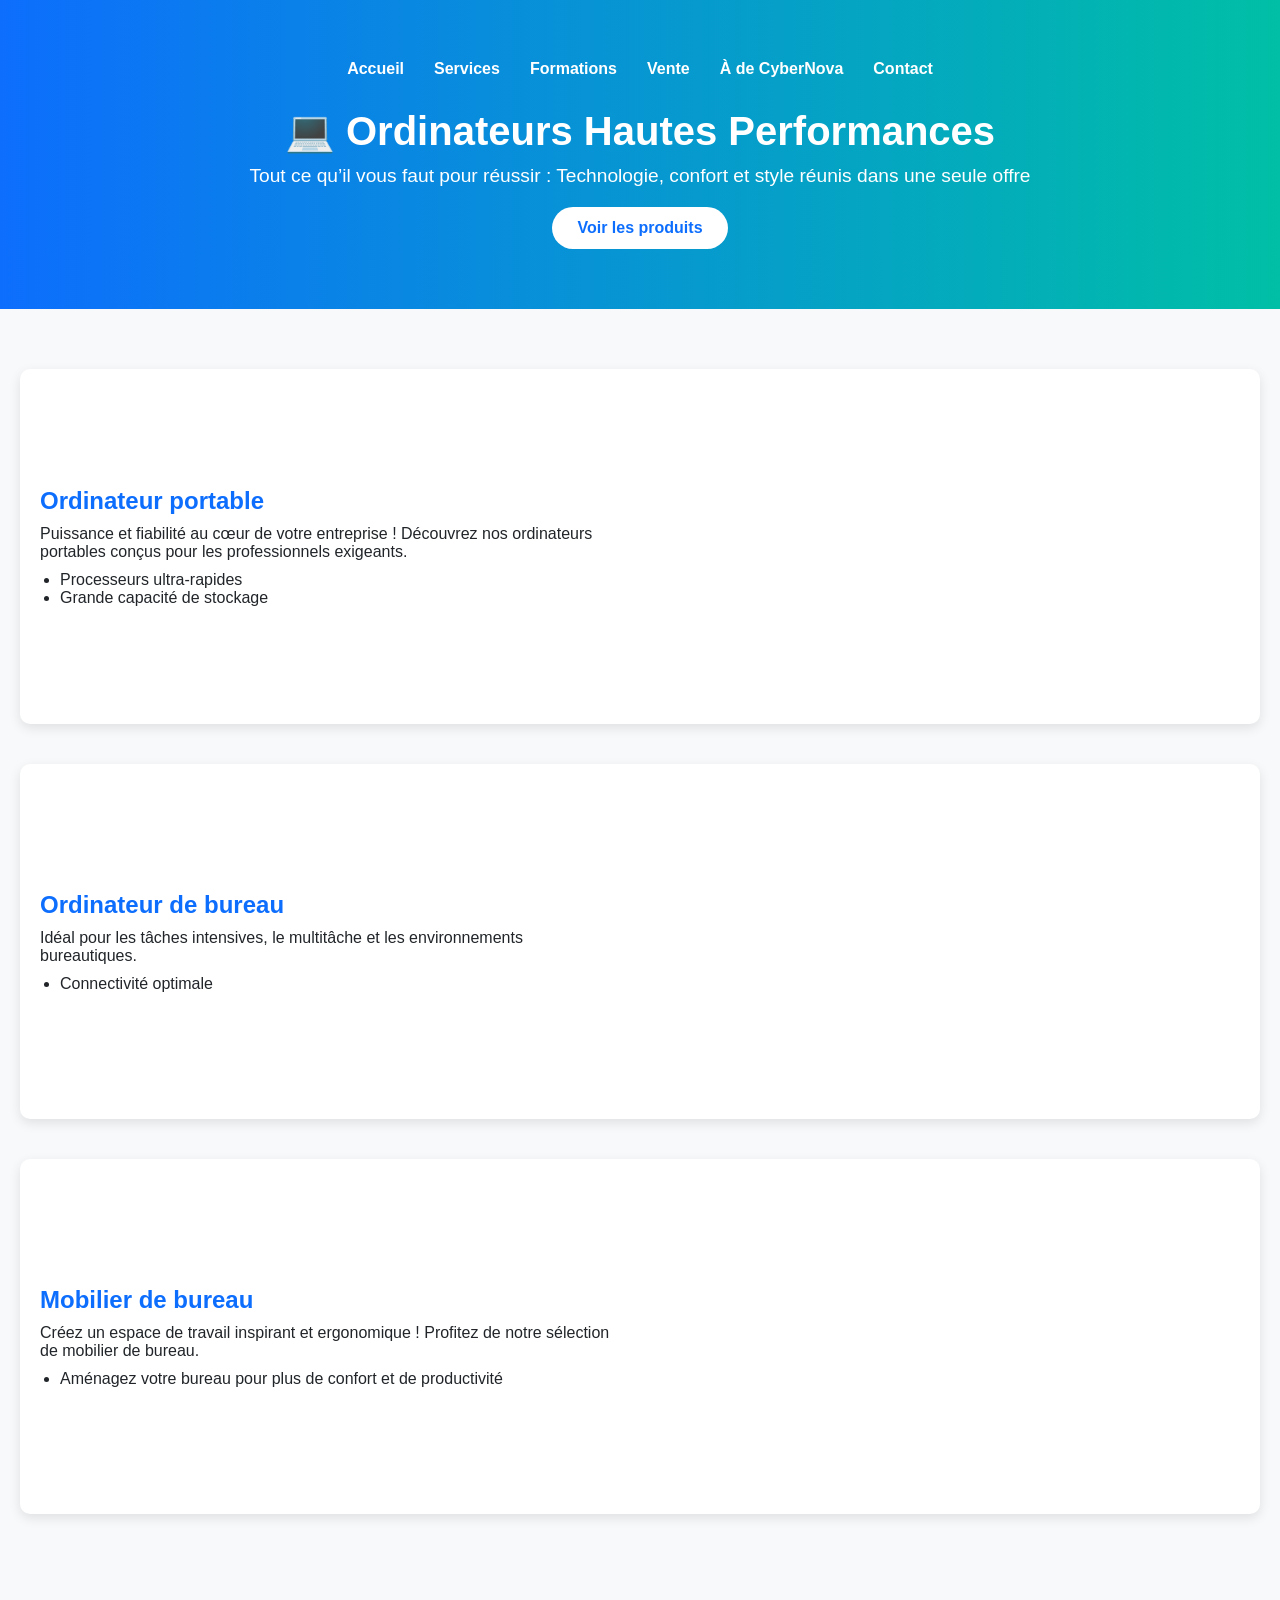
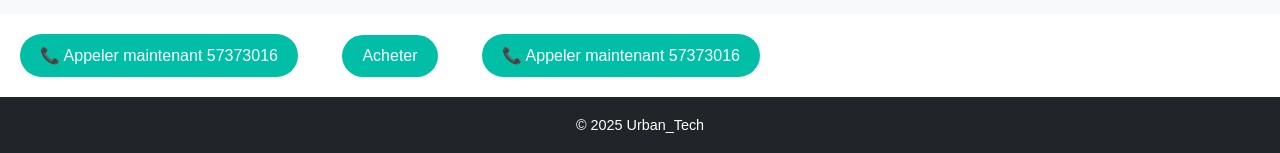
<file: vente.html>
<!DOCTYPE html>
<html lang="fr">
<head>
  <meta charset="UTF-8">
  <meta name="viewport" content="width=device-width, initial-scale=1.0">
  <title>Vente d'Ordinateurs - CyberNova</title>
  <link  rel="stylesheet" href="vente.css">
  
</head>
<body>
  

  <header class="hero">
    <nav>
      <ul>
        <li><a href="index.html">Accueil</a></li>
        <li><a href="service.html">Services</a></li>
        <li><a href="formation.html">Formations</a></li>
        <li><a href="vente.html">Vente</a></li>
        <li><a href="pdg.html">À de CyberNova</a></li>
        <li><a href="contact.html">Contact</a></li>
      </ul>
    </nav>
    <h1>💻 Ordinateurs Hautes Performances</h1>
    <p>Tout ce qu’il vous faut pour réussir : Technologie, confort et style réunis dans une seule offre</p>
    <a href="#produits" class="cta">Voir les produits</a>
  </header>

  <section id="produits">
    
    <article class="product-card">
      <div class="product-content">
        <div class="product-text">
          <h2>Ordinateur portable</h2>
          <p>Puissance et fiabilité au cœur de votre entreprise ! Découvrez nos ordinateurs portables conçus pour les professionnels exigeants.</p>
          <ul>
            <li>Processeurs ultra-rapides</li>
            <li>Grande capacité de stockage</li>
          </ul>
        </div>
        <iframe src=" https://www.youtube.com/embed/vQnYaggonDk?autoplay=1&mute=1  " title="Présentation du PC portable HP EliteBook 650 G10" allowfullscreen></iframe>
      </div>
    </article>

    <article class="product-card">
      <div class="product-content">
        <div class="product-text">
          <h2>Ordinateur de bureau</h2>
          <p>Idéal pour les tâches intensives, le multitâche et les environnements bureautiques.</p>
          <ul>
            <li>Connectivité optimale</li>
          </ul>
        </div>
        <iframe src= "https://www.youtube.com/embed/5--yltQMBVo  " title="Démontage + Explication du fonctionnement d'un PC" allowfullscreen></iframe>
      </div>
    </article>

    <article class="product-card">
      <div class="product-content">
        <div class="product-text">
          <h2>Mobilier de bureau</h2>
          <p>Créez un espace de travail inspirant et ergonomique ! Profitez de notre sélection de mobilier de bureau.</p>
          <ul>
            <li>Aménagez votre bureau pour plus de confort et de productivité</li>
          </ul>
        </div>
        <iframe src="https://www.youtube.com/embed/KsmogHyjlqY" title="Le siège de bureau Ergo Moov' - Bruneau" allowfullscreen></iframe>
      </div>
    </article>

  </section>

  <a href="tel:+22657373016" class="btn-appel">📞 Appeler maintenant 57373016</a>
  <button onclick="window.location.href='https://wa.me/22657373016?text=Je%20veux%20acheter%20le%20HP%20Pavilion'">Acheter</button>
  <a href="tel:+22657373016" class="btn-appel">📞 Appeler maintenant 57373016</a>

  <footer>
    <p>&copy; 2025 Urban_Tech</p>
  </footer>
 

</body>
</html>
</file>
<file: contact.css>
body {
  font-family: 'Poppins', sans-serif;
  margin: 0;
  background: linear-gradient(to right, #e0f7fa, #ffffff);
  color: #333;
  animation: fadeIn 1s ease-in;
}

@keyframes fadeIn {
  from { opacity: 0; }
  to { opacity: 1; }
}

.container {
  max-width: 900px;
  margin: auto;
  padding: 20px;
}

.site-header {
  background-color: #00796b;
  color: white;
  padding: 40px 20px;
  text-align: center;
  border-bottom: 5px solid #004d40;
}

.site-title {
  font-size: 2.5em;
  margin: 0;
}

.site-subtitle {
  font-size: 1.2em;
  margin-top: 10px;
}

h2 {
  text-align: center;
  margin-top: 40px;
  font-size: 2em;
  color: #00796b;
}

.intro {
  text-align: center;
  margin-bottom: 30px;
  font-size: 1.1em;
}

.contact-form {
  background: #f1f1f1;
  padding: 30px;
  border-radius: 10px;
  box-shadow: 0 0 10px rgba(0,0,0,0.1);
  animation: slideUp 1s ease-out;
}

@keyframes slideUp {
  from { transform: translateY(30px); opacity: 0; }
  to { transform: translateY(0); opacity: 1; }
}

.form-row {
  margin-bottom: 20px;
}

label {
  display: block;
  margin-bottom: 8px;
  font-weight: 600;
}

input, textarea {
  width: 100%;
  padding: 12px;
  border: 1px solid #ccc;
  border-radius: 6px;
  font-size: 1em;
}

.form-actions {
  display: flex;
  justify-content: space-between;
}

button {
  padding: 12px 20px;
  font-size: 1em;
  border: none;
  border-radius: 6px;
  cursor: pointer;
  transition: background 0.3s ease;
}

button[type="submit"] {
  background-color: #00796b;
  color: white;
}

button[type="submit"]:hover {
  background-color: #004d40;
}

.secondary {
  background-color: #ccc;
}

.secondary:hover {
  background-color: #999;
}

.contact-infos {
  margin-top: 40px;
  background: #e0f2f1;
  padding: 20px;
  border-radius: 10px;
}

.contact-infos ul {
  list-style: none;
  padding: 0;
}

.contact-infos li {
  margin-bottom: 10px;
  font-size: 1.1em;
}

.contact-infos strong {
  color: #004d40;
}

.site-footer {
  background-color: #004d40;
  color: white;
  text-align: center;
  padding: 20px;
  margin-top: 40px;
}
header {
  background: linear-gradient(135deg, #007BFF, #6610f2);
  color: white;
  padding: 40px 20px;
  text-align: center;
  animation: fadeInDown 1s ease-out;
}
nav ul {
  list-style: none;
  display: flex;
  justify-content: center;
  flex-wrap: wrap;
  gap: 20px;
  margin-top: 20px;
}

nav a {
  text-decoration: none;
  color: white;
  font-weight: bold;
  padding: 10px 18px;
  border-radius: 8px;
  transition: background 0.3s;
}
</file>
<file: formation.css>
/* style.css */

body {
  margin: 0;
  font-family: 'Segoe UI', sans-serif;
  background: linear-gradient(to right, #f0f4f8, #d9e2ec);
  color: #333;
}

header {
  background-color: #2f80ed;
  color: white;
  text-align: center;
  padding: 40px 20px;
  box-shadow: 0 4px 6px rgba(0,0,0,0.1);
}

header h1 {
  margin: 0;
  font-size: 2.5em;
  animation: fadeInDown 1s ease-out;
}

header p {
  font-size: 1.2em;
  margin-top: 10px;
  animation: fadeInUp 1s ease-out;
}

.container {
  display: flex;
  flex-wrap: wrap;
  justify-content: center;
  padding: 40px 20px;
  gap: 30px;
}

.formation {
  background-color: white;
  border-radius: 10px;
  box-shadow: 0 8px 16px rgba(0,0,0,0.1);
  padding: 25px;
  width: 300px;
  transition: transform 0.3s ease, box-shadow 0.3s ease;
}

.formation:hover {
  transform: translateY(-5px);
  box-shadow: 0 12px 24px rgba(0,0,0,0.15);
}

.formation h2 {
  color: #2f80ed;
  margin-top: 0;
}

.btn {
  display: inline-block;
  margin-top: 15px;
  padding: 10px 20px;
  background-color: #2f80ed;
  color: white;
  text-decoration: none;
  border-radius: 5px;
  transition: background-color 0.3s ease;
}

.btn:hover {
  background-color: #1c60b3;
}

.btn-appel {
  display: inline-block;
  margin: 20px;
  padding: 12px 20px;
  background-color: #27ae60;
  color: white;
  text-decoration: none;
  border-radius: 5px;
  font-weight: bold;
  transition: background-color 0.3s ease;
}

.btn-appel:hover {
  background-color: #1e874b;
}

footer {
  background-color: #2f80ed;
  color: white;
  text-align: center;
  padding: 20px;
  margin-top: 40px;
}

/* Animations */
@keyframes fadeInDown {
  from { opacity: 0; transform: translateY(-20px); }
  to { opacity: 1; transform: translateY(0); }
}

@keyframes fadeInUp {
  from { opacity: 0; transform: translateY(20px); }
  to { opacity: 1; transform: translateY(0); }
}

/* Responsive */
@media (max-width: 768px) {
  .container {
    flex-direction: column;
    align-items: center;
  }

  .formation {
    width: 90%;
  }
}
header {
  background: linear-gradient(135deg, #007BFF, #6610f2);
  color: white;
  padding: 40px 20px;
  text-align: center;
  animation: fadeInDown 1s ease-out;
}
nav ul {
  list-style: none;
  display: flex;
  justify-content: center;
  flex-wrap: wrap;
  gap: 20px;
  margin-top: 20px;
}

nav a {
  text-decoration: none;
  color: white;
  font-weight: bold;
  padding: 10px 18px;
  border-radius: 8px;
  transition: background 0.3s;
}
.formations-section {
  display: flex;
  flex-wrap: wrap;
  gap: 30px;
  align-items: flex-start;
  justify-content: center;
  padding: 40px 20px;
  background-color: white;
  border-radius: 16px;
  box-shadow: 0 8px 24px rgba(0,0,0,0.08);
}

.video-container {
  flex: 1 1 400px;
  max-width: 500px;
}

.text-container {
  flex: 1 1 400px;
}

.text-container h2 {
  font-size: 2.4em;
  color: #007BFF;
  margin-bottom: 20px;
}

.text-container ul {
  list-style: disc;
  padding-left: 20px;
  margin-top: 10px;
}

.text-container p {
  margin-bottom: 15px;
  font-size: 1.1em;
}

@media (max-width: 768px) {
  .formations-section {
    flex-direction: column;
    text-align: center;
  }

  .video-container iframe {
    width: 100%;
    height: 250px;
  }
}
.formations-section {
  display: flex;
  flex-wrap: wrap;
  gap: 30px;
  align-items: flex-start;
  justify-content: center;
  padding: 40px 20px;
  background-color: white;
  border-radius: 16px;
  box-shadow: 0 8px 24px rgba(0,0,0,0.08);
}

.video-container {
  flex: 1 1 400px;
  max-width: 500px;
}

.text-container {
  flex: 1 1 400px;
}

.text-container h2 {
  font-size: 2.4em;
  color: #007BFF;
  margin-bottom: 20px;
}

.text-container ul {
  list-style: disc;
  padding-left: 20px;
  margin-top: 10px;
}

.text-container p {
  margin-bottom: 15px;
  font-size: 1.1em;
}

@media (max-width: 768px) {
  .formations-section {
    flex-direction: column;
    text-align: center;
  }

  .video-container iframe {
    width: 100%;
    height: 250px;
  }
}
.responsive-video {
  position: relative;
  padding-bottom: 56.25%;
  height: 0;
  overflow: hidden;
  max-width: 800px; /* optionnel */
  margin: 0 auto;   /* centrer */
}
.responsive-video iframe {
  position: absolute;
  inset: 0;
  width: 100%;
  height: 100%;
}
.responsive-video {
  position: relative;
  padding-bottom: 56.25%;
  height: 0;
  overflow: hidden;
  max-width: 800px;
  margin: 0 auto;
}
.responsive-video iframe {
  position: absolute;
  inset: 0;
  width: 100%;
  height: 100%;
}
.responsive-video {
  position: relative;
  padding-bottom: 56.25%;
  height: 0;
  overflow: hidden;
  max-width: 800px;
  margin: 0 auto;
}
.responsive-video iframe {
  position: absolute;
  inset: 0;
  width: 100%;
  height: 100%;
}
</file>
<file: inscription.css>
body {
  margin: 0;
  font-family: 'Segoe UI', sans-serif;
  background: linear-gradient(to right, #f8f9fa, #e9ecef);
  overflow-x: hidden;
}

.slide {
  height: 100vh;
  display: flex;
  justify-content: center;
  align-items: center;
  animation: slideIn 1s ease-out;
}

.container {
  background-color: white;
  padding: 40px;
  border-radius: 16px;
  box-shadow: 0 8px 24px rgba(0,0,0,0.1);
  max-width: 700px;
  width: 90%;
  animation: fadeInUp 1.2s ease-out;
}

h1 {
  text-align: center;
  color: #007BFF;
  font-size: 2.4em;
  margin-bottom: 10px;
}

p {
  text-align: center;
  color: #555;
  margin-bottom: 30px;
}

form label {
  display: block;
  margin-top: 20px;
  font-weight: bold;
}

form input,
form select,
form textarea {
  width: 100%;
  padding: 12px;
  margin-top: 6px;
  border: 1px solid #ccc;
  border-radius: 8px;
  font-size: 16px;
  transition: box-shadow 0.3s;
}

form input:focus,
form select:focus,
form textarea:focus {
  box-shadow: 0 0 0 3px rgba(0,123,255,0.2);
  outline: none;
}

.actions {
  margin-top: 30px;
  display: flex;
  gap: 12px;
}

button {
  flex: 1;
  padding: 12px;
  font-weight: bold;
  border: none;
  border-radius: 8px;
  cursor: pointer;
  transition: background 0.3s, transform 0.2s;
}

button[type="submit"] {
  background-color: #007BFF;
  color: white;
}

button[type="submit"]:hover {
  background-color: #0056b3;
  transform: scale(1.05);
}

.reset {
  background-color: #e9ecef;
  color: #333;
}

.reset:hover {
  background-color: #ced4da;
  transform: scale(1.05);
}

/* Animations */
@keyframes slideIn {
  from { transform: translateX(100%); opacity: 0; }
  to { transform: translateX(0); opacity: 1; }
}

@keyframes fadeInUp {
  from { transform: translateY(30px); opacity: 0; }
  to { transform: translateY(0); opacity: 1; }
}
</file>
<file: pharmacie.css>
/* ===== Reset & Base ===== */
* {
    margin: 0;
    padding: 0;
    box-sizing: border-box;
}

body {
    font-family: 'Segoe UI', Tahoma, Geneva, Verdana, sans-serif;
    background-color: #f0f2f5;
    color: #333;
    display: flex;
    min-height: 100vh;
}

/* ===== Sidebar ===== */
.sidebar {
    width: 250px;
    background: linear-gradient(135deg, #1a73a7, #0d4f7a);
    color: #fff;
    position: fixed;
    top: 0;
    left: 0;
    height: 100vh;
    overflow-y: auto;
    transition: transform 0.3s ease;
    z-index: 100;
}

.sidebar-header {
    display: flex;
    align-items: center;
    gap: 10px;
    padding: 20px;
    border-bottom: 1px solid rgba(255, 255, 255, 0.15);
}

.sidebar-header .logo-icon {
    font-size: 28px;
}

.sidebar-header h2 {
    font-size: 20px;
    font-weight: 700;
    letter-spacing: 1px;
}

.sidebar-nav {
    display: flex;
    flex-direction: column;
    padding: 15px 0;
}

.nav-link {
    display: flex;
    align-items: center;
    gap: 12px;
    padding: 14px 20px;
    color: rgba(255, 255, 255, 0.8);
    text-decoration: none;
    font-size: 15px;
    transition: all 0.2s ease;
    border-left: 3px solid transparent;
}

.nav-link:hover {
    background: rgba(255, 255, 255, 0.1);
    color: #fff;
}

.nav-link.active {
    background: rgba(255, 255, 255, 0.15);
    color: #fff;
    border-left-color: #fff;
    font-weight: 600;
}

.nav-icon {
    font-size: 18px;
    width: 24px;
    text-align: center;
}

/* ===== Main Content ===== */
.main-content {
    margin-left: 250px;
    flex: 1;
    min-height: 100vh;
}

/* ===== Top Bar ===== */
.topbar {
    display: flex;
    align-items: center;
    gap: 20px;
    padding: 15px 30px;
    background: #fff;
    border-bottom: 1px solid #e0e0e0;
    position: sticky;
    top: 0;
    z-index: 50;
}

.menu-toggle {
    display: none;
    background: none;
    border: none;
    font-size: 24px;
    cursor: pointer;
    color: #333;
}

.search-bar {
    flex: 1;
    max-width: 500px;
}

.search-bar input {
    width: 100%;
    padding: 10px 16px;
    border: 1px solid #ddd;
    border-radius: 8px;
    font-size: 14px;
    background: #f5f5f5;
    transition: border-color 0.2s;
}

.search-bar input:focus {
    outline: none;
    border-color: #1a73a7;
    background: #fff;
}

.topbar-right {
    display: flex;
    align-items: center;
    gap: 12px;
}

.user-name {
    font-weight: 600;
    color: #555;
}

/* ===== Content Sections ===== */
.content-section {
    display: none;
    padding: 30px;
    animation: fadeIn 0.3s ease;
}

.content-section.active {
    display: block;
}

@keyframes fadeIn {
    from { opacity: 0; transform: translateY(10px); }
    to { opacity: 1; transform: translateY(0); }
}

.content-section h1 {
    font-size: 24px;
    color: #1a73a7;
    margin-bottom: 25px;
}

.section-header {
    display: flex;
    justify-content: space-between;
    align-items: center;
    margin-bottom: 25px;
}

.section-header h1 {
    margin-bottom: 0;
}

/* ===== Stats Grid ===== */
.stats-grid {
    display: grid;
    grid-template-columns: repeat(auto-fit, minmax(220px, 1fr));
    gap: 20px;
    margin-bottom: 30px;
}

.stat-card {
    background: #fff;
    border-radius: 12px;
    padding: 20px;
    display: flex;
    align-items: center;
    gap: 16px;
    box-shadow: 0 2px 8px rgba(0, 0, 0, 0.06);
    transition: transform 0.2s;
}

.stat-card:hover {
    transform: translateY(-2px);
}

.stat-icon {
    font-size: 36px;
    width: 60px;
    height: 60px;
    border-radius: 12px;
    display: flex;
    align-items: center;
    justify-content: center;
}

.stat-blue .stat-icon { background: #e3f2fd; color: #1a73a7; }
.stat-green .stat-icon { background: #e8f5e9; color: #2e7d32; }
.stat-orange .stat-icon { background: #fff3e0; color: #ef6c00; }
.stat-red .stat-icon { background: #fce4ec; color: #c62828; }

.stat-info {
    display: flex;
    flex-direction: column;
}

.stat-number {
    font-size: 28px;
    font-weight: 700;
    color: #333;
}

.stat-label {
    font-size: 13px;
    color: #888;
    margin-top: 2px;
}

/* ===== Dashboard Grid ===== */
.dashboard-grid {
    display: grid;
    grid-template-columns: 1fr 1fr;
    gap: 20px;
}

/* ===== Cards ===== */
.card {
    background: #fff;
    border-radius: 12px;
    padding: 20px;
    box-shadow: 0 2px 8px rgba(0, 0, 0, 0.06);
}

.card h3 {
    font-size: 16px;
    color: #555;
    margin-bottom: 16px;
    padding-bottom: 10px;
    border-bottom: 1px solid #eee;
}

/* ===== Tables ===== */
.data-table {
    width: 100%;
    border-collapse: collapse;
    background: #fff;
    border-radius: 12px;
    overflow: hidden;
    box-shadow: 0 2px 8px rgba(0, 0, 0, 0.06);
}

.data-table thead {
    background: #f8f9fa;
}

.data-table th {
    padding: 14px 16px;
    text-align: left;
    font-size: 13px;
    font-weight: 600;
    color: #666;
    text-transform: uppercase;
    letter-spacing: 0.5px;
}

.data-table td {
    padding: 12px 16px;
    font-size: 14px;
    border-top: 1px solid #f0f0f0;
    color: #444;
}

.data-table tbody tr:hover {
    background: #f8fbff;
}

.empty-msg {
    text-align: center;
    color: #aaa;
    padding: 30px;
    font-style: italic;
}

/* ===== Buttons ===== */
.btn {
    padding: 10px 20px;
    border: none;
    border-radius: 8px;
    font-size: 14px;
    font-weight: 600;
    cursor: pointer;
    transition: all 0.2s ease;
}

.btn-primary {
    background: #1a73a7;
    color: #fff;
}

.btn-primary:hover {
    background: #145f8a;
}

.btn-secondary {
    background: #e0e0e0;
    color: #555;
}

.btn-secondary:hover {
    background: #ccc;
}

.btn-danger {
    background: #e74c3c;
    color: #fff;
    padding: 6px 12px;
    font-size: 13px;
}

.btn-danger:hover {
    background: #c0392b;
}

.btn-edit {
    background: #f39c12;
    color: #fff;
    padding: 6px 12px;
    font-size: 13px;
    margin-right: 6px;
}

.btn-edit:hover {
    background: #d68910;
}

.btn-sm {
    padding: 6px 12px;
    font-size: 13px;
}

/* ===== Filters Bar ===== */
.filters-bar {
    display: flex;
    gap: 12px;
    margin-bottom: 20px;
    flex-wrap: wrap;
}

.filters-bar input,
.filters-bar select {
    padding: 10px 14px;
    border: 1px solid #ddd;
    border-radius: 8px;
    font-size: 14px;
    background: #fff;
}

.filters-bar input:focus,
.filters-bar select:focus {
    outline: none;
    border-color: #1a73a7;
}

/* ===== Sales Summary ===== */
.sales-summary {
    display: flex;
    gap: 30px;
    margin-bottom: 20px;
    background: #fff;
    padding: 16px 24px;
    border-radius: 12px;
    box-shadow: 0 2px 8px rgba(0, 0, 0, 0.06);
}

.summary-item {
    display: flex;
    align-items: center;
    gap: 8px;
}

.summary-label {
    font-size: 14px;
    color: #888;
}

.summary-value {
    font-size: 18px;
    font-weight: 700;
    color: #1a73a7;
}

/* ===== Alerts ===== */
.alerts-container {
    display: flex;
    flex-direction: column;
    gap: 12px;
}

.alert-item {
    display: flex;
    align-items: center;
    gap: 12px;
    padding: 14px 18px;
    border-radius: 10px;
    font-size: 14px;
}

.alert-item.alert-warning {
    background: #fff3e0;
    border-left: 4px solid #ef6c00;
    color: #e65100;
}

.alert-item.alert-danger {
    background: #fce4ec;
    border-left: 4px solid #c62828;
    color: #b71c1c;
}

.alert-item .alert-icon {
    font-size: 20px;
}

.alert-list {
    display: flex;
    flex-direction: column;
    gap: 8px;
}

.alert-list .alert-item {
    padding: 10px 14px;
    font-size: 13px;
}

/* ===== Modals ===== */
.modal-overlay {
    display: none;
    position: fixed;
    top: 0;
    left: 0;
    width: 100%;
    height: 100%;
    background: rgba(0, 0, 0, 0.5);
    z-index: 200;
    align-items: center;
    justify-content: center;
}

.modal-overlay.show {
    display: flex;
}

.modal {
    background: #fff;
    border-radius: 16px;
    width: 90%;
    max-width: 550px;
    max-height: 90vh;
    overflow-y: auto;
    animation: slideUp 0.3s ease;
}

@keyframes slideUp {
    from { transform: translateY(30px); opacity: 0; }
    to { transform: translateY(0); opacity: 1; }
}

.modal-header {
    display: flex;
    justify-content: space-between;
    align-items: center;
    padding: 20px 24px;
    border-bottom: 1px solid #eee;
}

.modal-header h2 {
    font-size: 18px;
    color: #333;
}

.modal-close {
    background: none;
    border: none;
    font-size: 28px;
    color: #aaa;
    cursor: pointer;
    line-height: 1;
}

.modal-close:hover {
    color: #333;
}

.modal-form {
    padding: 24px;
}

.form-group {
    margin-bottom: 16px;
}

.form-group label {
    display: block;
    font-size: 13px;
    font-weight: 600;
    color: #555;
    margin-bottom: 6px;
}

.form-group input,
.form-group select,
.form-group textarea {
    width: 100%;
    padding: 10px 14px;
    border: 1px solid #ddd;
    border-radius: 8px;
    font-size: 14px;
    font-family: inherit;
    transition: border-color 0.2s;
}

.form-group input:focus,
.form-group select:focus,
.form-group textarea:focus {
    outline: none;
    border-color: #1a73a7;
}

.form-row {
    display: grid;
    grid-template-columns: 1fr 1fr;
    gap: 16px;
}

.form-actions {
    display: flex;
    justify-content: flex-end;
    gap: 12px;
    margin-top: 20px;
    padding-top: 16px;
    border-top: 1px solid #eee;
}

/* ===== Toast ===== */
.toast {
    position: fixed;
    bottom: 30px;
    right: 30px;
    background: #333;
    color: #fff;
    padding: 14px 24px;
    border-radius: 10px;
    font-size: 14px;
    box-shadow: 0 4px 16px rgba(0, 0, 0, 0.2);
    transform: translateY(100px);
    opacity: 0;
    transition: all 0.3s ease;
    z-index: 300;
}

.toast.show {
    transform: translateY(0);
    opacity: 1;
}

.toast.success {
    background: #2e7d32;
}

.toast.error {
    background: #c62828;
}

/* ===== Stock Badge ===== */
.stock-badge {
    display: inline-block;
    padding: 4px 10px;
    border-radius: 20px;
    font-size: 12px;
    font-weight: 600;
}

.stock-ok {
    background: #e8f5e9;
    color: #2e7d32;
}

.stock-low {
    background: #fff3e0;
    color: #ef6c00;
}

.stock-out {
    background: #fce4ec;
    color: #c62828;
}

/* ===== Responsive ===== */
@media (max-width: 768px) {
    .sidebar {
        transform: translateX(-100%);
    }

    .sidebar.open {
        transform: translateX(0);
    }

    .main-content {
        margin-left: 0;
    }

    .menu-toggle {
        display: block;
    }

    .dashboard-grid {
        grid-template-columns: 1fr;
    }

    .stats-grid {
        grid-template-columns: repeat(2, 1fr);
    }

    .form-row {
        grid-template-columns: 1fr;
    }

    .content-section {
        padding: 20px 15px;
    }

    .topbar {
        padding: 12px 15px;
    }

    .sales-summary {
        flex-direction: column;
        gap: 10px;
    }

    .filters-bar {
        flex-direction: column;
    }
}

@media (max-width: 480px) {
    .stats-grid {
        grid-template-columns: 1fr;
    }
}
</file>
<file: vente.css>
/* Reset de base */
* {
  margin: 0;
  padding: 0;
  box-sizing: border-box;
  font-family: 'Segoe UI', sans-serif;
}

/* Couleurs principales */
:root {
  --primary: #0d6efd;
  --secondary: #f8f9fa;
  --dark: #212529;
  --light: #ffffff;
  --accent: #00bfa6;
}

/* HEADER */
.hero {
  background: linear-gradient(to right, #0d6efd, #00bfa6);
  color: var(--light);
  padding: 60px 20px;
  text-align: center;
}

.hero nav ul {
  display: flex;
  justify-content: center;
  flex-wrap: wrap;
  list-style: none;
  margin-bottom: 30px;
}

.hero nav ul li {
  margin: 0 15px;
}

.hero nav ul li a {
  color: var(--light);
  text-decoration: none;
  font-weight: bold;
  transition: color 0.3s ease;
}

.hero nav ul li a:hover {
  color: var(--secondary);
}

.hero h1 {
  font-size: 2.5em;
  margin-bottom: 10px;
}

.hero p {
  font-size: 1.2em;
  margin-bottom: 20px;
}

.cta {
  display: inline-block;
  background: var(--light);
  color: var(--primary);
  padding: 12px 25px;
  border-radius: 30px;
  text-decoration: none;
  font-weight: bold;
  transition: background 0.3s ease;
}

.cta:hover {
  background: var(--secondary);
}

/* SECTION PRODUITS */
#produits {
  padding: 60px 20px;
  background-color: var(--secondary);
}

.product-card {
  background: var(--light);
  border-radius: 10px;
  box-shadow: 0 4px 12px rgba(0,0,0,0.1);
  margin-bottom: 40px;
  overflow: hidden;
  transition: transform 0.3s ease;
}

.product-card:hover {
  transform: translateY(-5px);
}

.product-content {
  display: flex;
  flex-direction: column;
  gap: 20px;
  padding: 20px;
}

.product-text h2 {
  color: var(--primary);
  margin-bottom: 10px;
}

.product-text p {
  margin-bottom: 10px;
  color: var(--dark);
}

.product-text ul {
  list-style: disc;
  padding-left: 20px;
  color: var(--dark);
}

iframe {
  width: 100%;
  height: 315px;
  border: none;
  border-radius: 10px;
}

/* BOUTONS */
.btn-appel,
button {
  display: inline-block;
  margin: 20px;
  padding: 12px 20px;
  background-color: var(--accent);
  color: var(--light);
  border: none;
  border-radius: 30px;
  font-size: 1em;
  cursor: pointer;
  text-decoration: none;
  transition: background 0.3s ease;
}

.btn-appel:hover,
button:hover {
  background-color: #009e8f;
}

/* FOOTER */
footer {
  background-color: var(--dark);
  color: var(--light);
  text-align: center;
  padding: 20px;
  font-size: 0.9em;
}

/* RESPONSIVE */
@media (min-width: 768px) {
  .product-content {
    flex-direction: row;
    align-items: center;
  }

  .product-text {
    flex: 1;
    padding-right: 20px;
  }

  iframe {
    flex: 1;
  }
}
/* Loader */
#loader {
  position: fixed;
  top: 0;
  left: 0;
  width: 100%;
  height: 100%;
  background: linear-gradient(to right, #0d6efd, #00bfa6);
  display: flex;
  flex-direction: column;
  justify-content: center;
  align-items: center;
  z-index: 9999;
  color: white;
  font-size: 1.2em;
  transition: opacity 0.5s ease;
}

.spinner {
  width: 60px;
  height: 60px;
  border: 6px solid #fff;
  border-top: 6px solid #00bfa6;
  border-radius: 50%;
  animation: spin 1s linear infinite;
  margin-bottom: 20px;
}

@keyframes spin {
  to {
    transform: rotate(360deg);
  }
}
</file>
